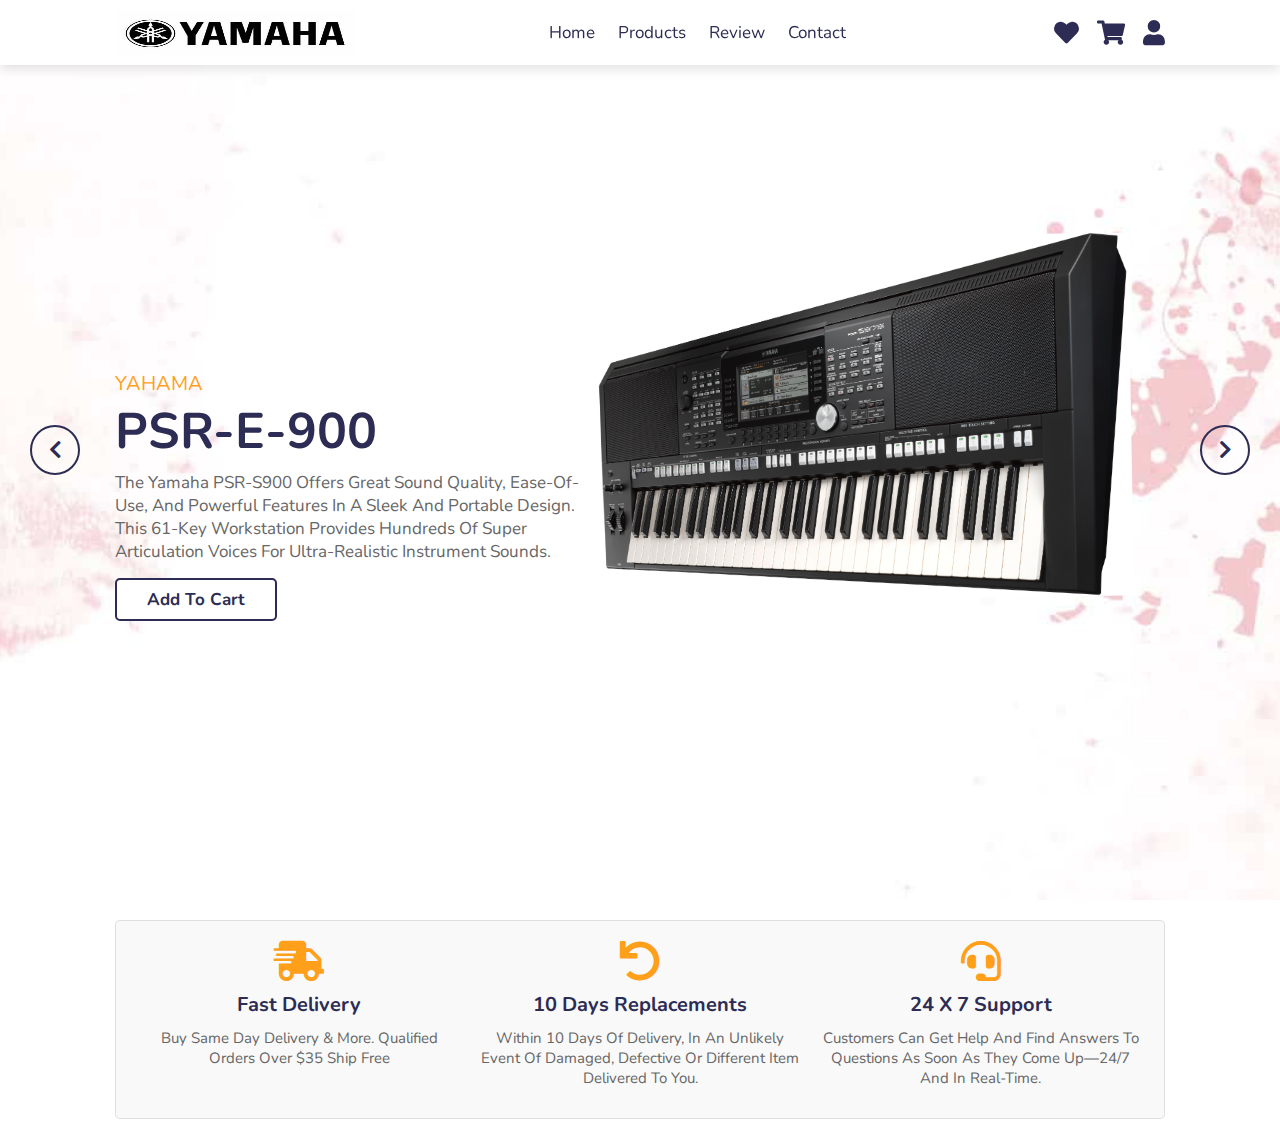
<file: index.html>
<!DOCTYPE html>
<html lang="en">

<head>
    <meta charset="UTF-8">
    <meta name="viewport" content="width=device-width, initial-scale=1.0">
    <title>complete responsive ecommerce website design tutorial</title>

    <!-- font awesome cdn link  -->
    <link rel="stylesheet" href="https://cdnjs.cloudflare.com/ajax/libs/font-awesome/5.15.3/css/all.min.css">

    <!-- custom css file link  -->
    <link rel="stylesheet" href="css/style.css">

</head>

<body>

    <!-- header section starts  -->

    <header>

        <div id="menu-bar" class="fas fa-bars"></div>

        <!-- <a href="#" class="logo">nike</a> -->
        <img src="images/yahama.jpeg" alt="" class="img1">

        <nav class="navbar">
            <a href="index.html">home</a>
            <a href="products.html">products</a>
            <!-- <a href="#featured">featured</a> -->
            <a href="review.html">review</a>
            <a href="contact.html">contact</a>

        </nav>

        <div class="icons">
            <a href="#" class="fas fa-heart"></a>
            <a href="#" class="fas fa-shopping-cart"></a>
            <a href="#" class="fas fa-user"></a>
        </div>

    </header>

    <!-- header section ends -->

    <!-- home section starts  -->

    <section class="home" id="home">

        <div class="slide-container active">
            <div class="slide">
                <div class="content">
                    <span>YAHAMA</span>
                    <h3>PSR-E-900</h3>
                    <p>The Yamaha PSR-S900 offers great sound quality, ease-of-use, and powerful features in a sleek and
                        portable design. This 61-key workstation provides hundreds of Super Articulation voices for
                        ultra-realistic instrument sounds. </p>
                    <a href="#" class="btn">add to cart</a>
                </div>
                <div class="image">
                    <img src="images/pi.jpg" class="piano" alt="">
                    <!-- <img src="images/R.png" class="text" alt=""> -->
                </div>
            </div>
        </div>

        <div class="slide-container">
            <div class="slide">
                <div class="content">
                    <span>YAHAMA</span>
                    <h3>High Quality Genos</h3>
                    <p>Welcome to the new world of Digital Workstations. Genos is the new benchmark in Digital
                        Workstation sound, design and user experience.Whether you are in a recording studio or on stage,
                        Genos will inspire and intensify your musical creation and performance.</p>
                    <a href="#" class="btn">add to cart</a>
                </div>
                <div class="image">
                    <img src="images/p1`.jpg" class="piano" alt="">
                    <!-- <img src="images/home-text-2.png" class="text" alt=""> -->
                </div>
            </div>
        </div>

        <div class="slide-container">
            <div class="slide">
                <div class="content">
                    <span>YAHAMA</span>
                    <h3>PSR-E-453</h3>
                    <p>61-key touch response keyboard with powerful on-board speakers and easy-to-use professional
                        features like assignable Live Control knobs, DJ pattern mode, and USB to Device connectivity.
                    </p>
                    <a href="#" class="btn">add to cart</a>
                </div>
                <div class="image">
                    <img src="images/piii.jpg" class="piano" alt="">
                    <!-- <img src="images/home-text-3.png" class="text" alt=""> -->
                </div>
            </div>
        </div>

        <div id="prev" class="fas fa-chevron-left" onclick="prev()"></div>
        <div id="next" class="fas fa-chevron-right" onclick="next()"></div>

    </section>

    <!-- home section ends -->

    <!-- service section starts  -->

    <section class="service">

        <div class="box-container">

            <div class="box">
                <i class="fas fa-shipping-fast"></i>
                <h3>fast delivery</h3>
                <p>Buy same day delivery & more. Qualified Orders Over $35 Ship Free</p>
            </div>

            <div class="box">
                <i class="fas fa-undo"></i>
                <h3>10 days replacements</h3>
                <p>Within 10 days of delivery, in an unlikely event of damaged, defective or different item delivered to
                    you.</p>
            </div>

            <div class="box">
                <i class="fas fa-headset"></i>
                <h3>24 x 7 support</h3>
                <p>customers can get help and find answers to questions as soon as they come up—24/7 and in real-time.
                </p>
            </div>

        </div>

    </section>




















    <!-- custom js file link  -->
    <script src="js/script.js"></script>

</body>

</html>
</file>
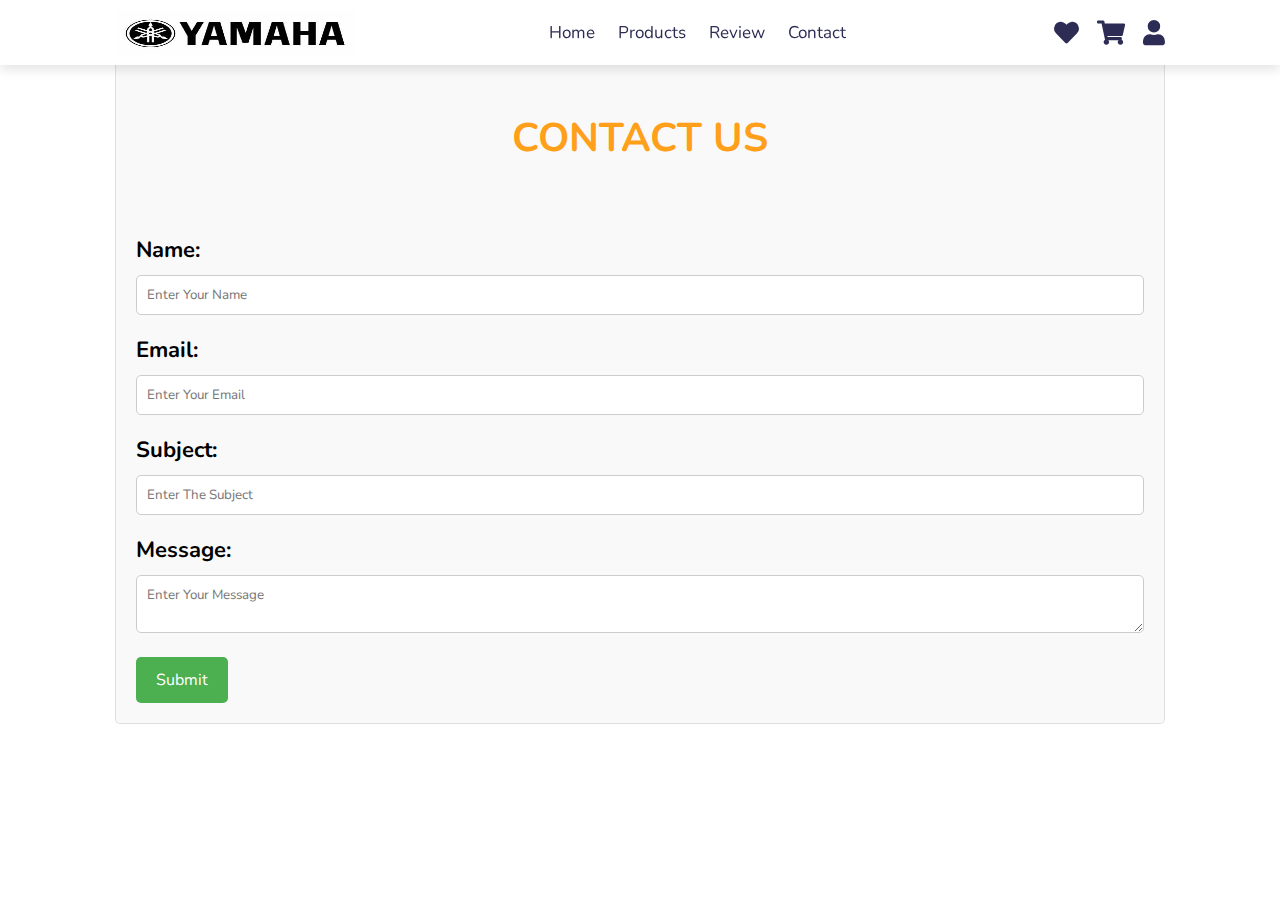
<file: contact.html>
<!DOCTYPE html>
<html lang="en">

<head>
    <meta charset="UTF-8">
    <meta http-equiv="X-UA-Compatible" content="IE=edge">
    <meta name="viewport" content="width=device-width, initial-scale=1.0">
    <title>Document</title>
    <!-- font awesome cdn link  -->
    <link rel="stylesheet" href="https://cdnjs.cloudflare.com/ajax/libs/font-awesome/5.15.3/css/all.min.css">

    <!-- custom css file link  -->
    <link rel="stylesheet" href="css/style.css">
</head>

<body>
    <header>

        <div id="menu-bar" class="fas fa-bars"></div>

        <!-- <a href="#" class="logo">nike</a> -->
        <img src="images/yahama.jpeg" alt="" class="img1">

        <nav class="navbar">
            <a href="index.html">home</a>
            <a href="products.html">products</a>
          
            <a href="review.html">review</a>
            <a href="contact.html">contact</a>
        </nav>

        <div class="icons">
            <a href="#" class="fas fa-heart"></a>
            <a href="#" class="fas fa-shopping-cart"></a>
            <a href="#" class="fas fa-user"></a>
        </div>
    </header>

    <section class="newsletter">

        <div class="content">
            
            <h1 class="heading"> <span>Contact Us</span> </h1>
            <form>
                <label for="name">Name:</label>
                <input type="text" id="name" name="name" placeholder="Enter your name">

                <label for="email">Email:</label>
                <input type="email" id="email" name="email" placeholder="Enter your email">

                <label for="subject">Subject:</label>
                <input type="text" id="subject" name="subject" placeholder="Enter the subject">

                <label for="message">Message:</label>
                <textarea id="message" name="message" placeholder="Enter your message"></textarea>

                <input type="submit" value="Submit">
            </form>
        </div>

    </section>
</body>

</html>
<script src="js/script.js"></script>
</file>
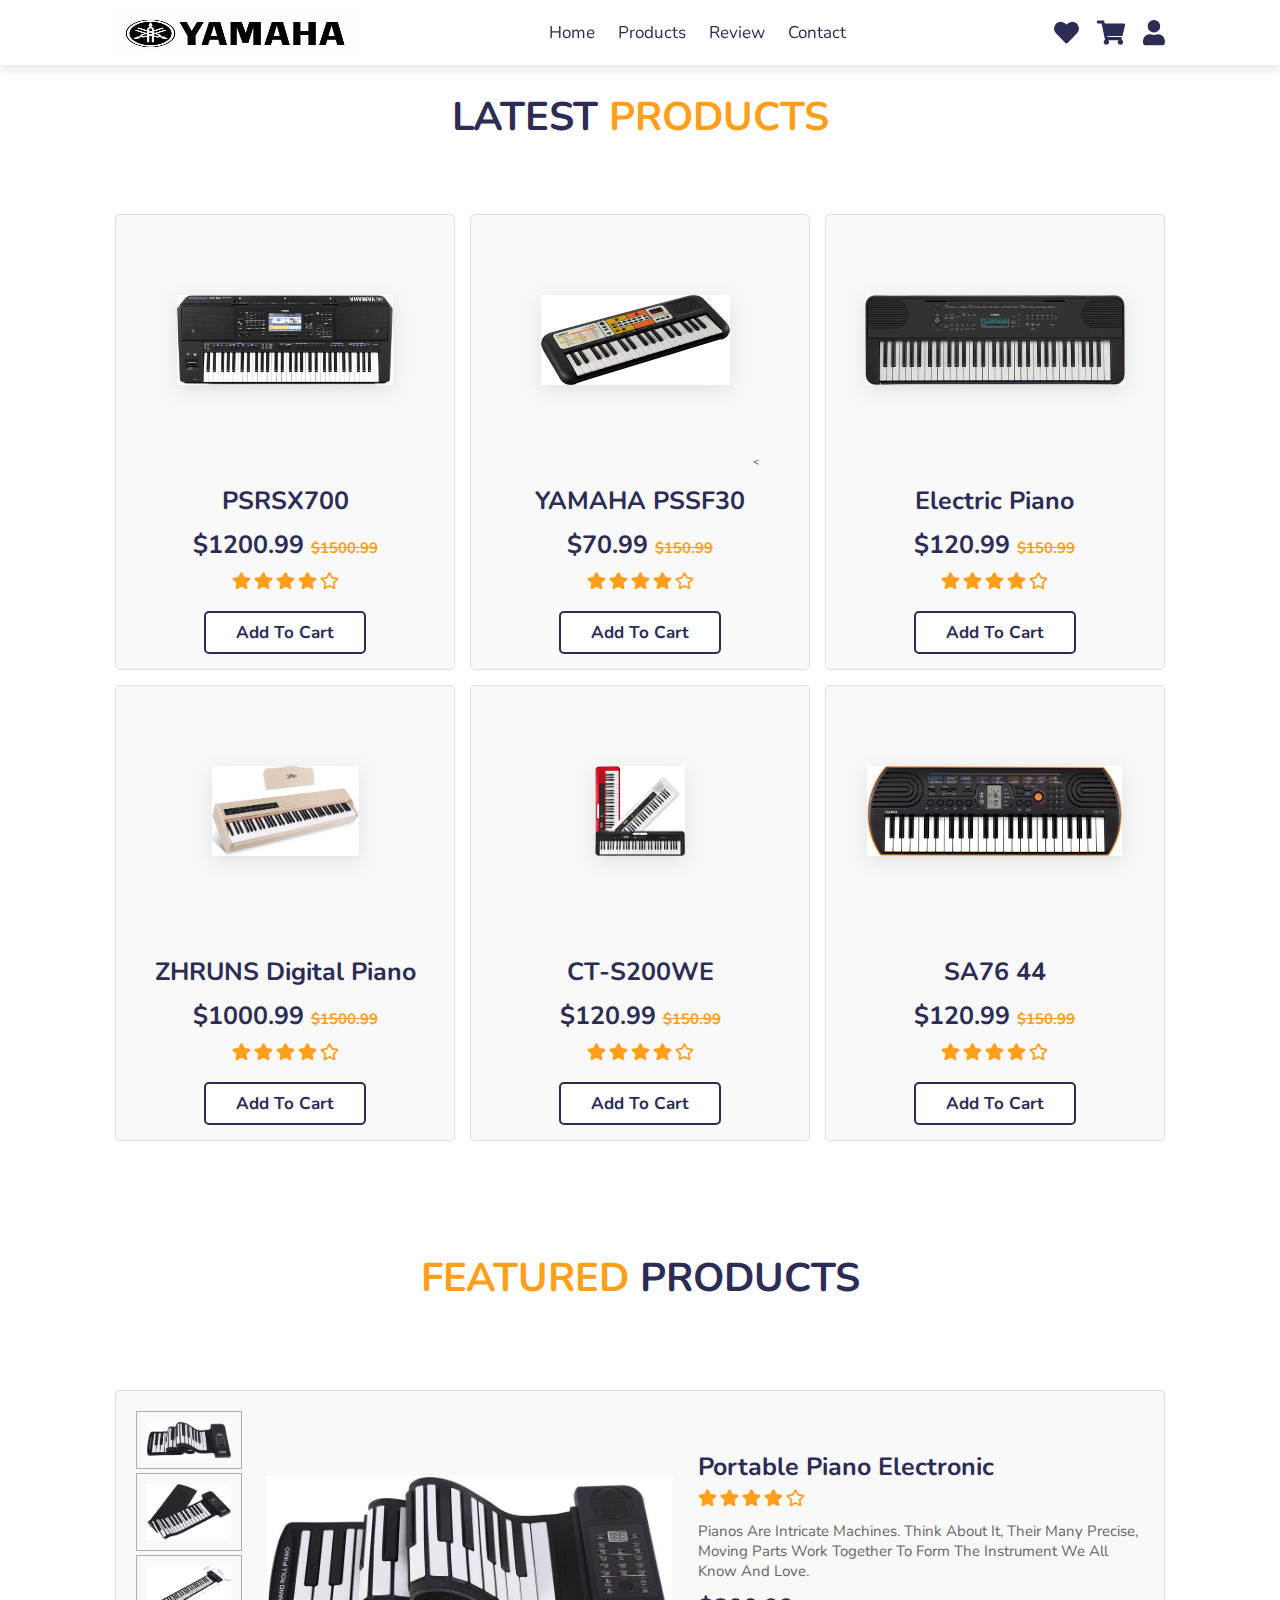
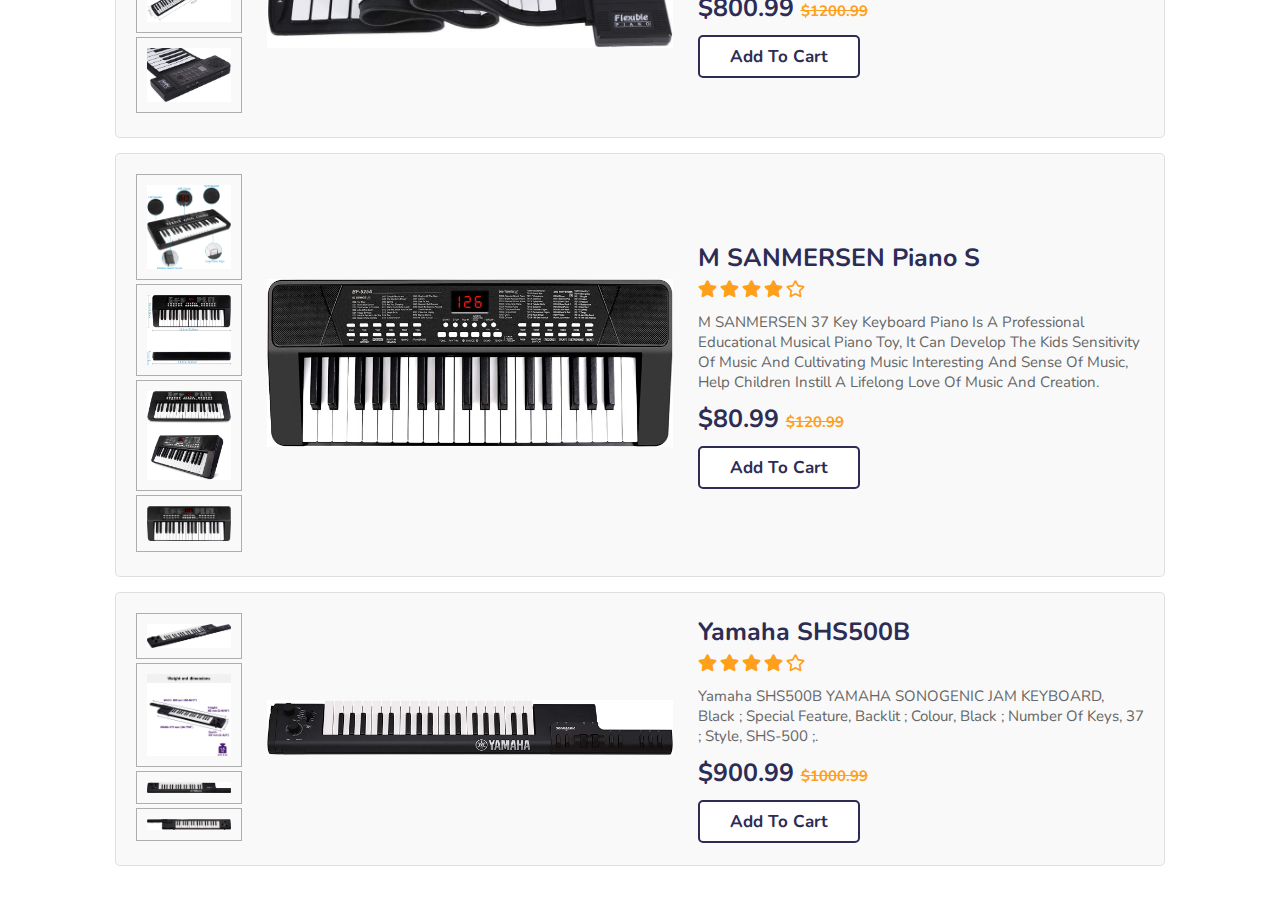
<file: products.html>
<!DOCTYPE html>
<html lang="en">

<head>
    <meta charset="UTF-8">
    <meta http-equiv="X-UA-Compatible" content="IE=edge">
    <meta name="viewport" content="width=device-width, initial-scale=1.0">
    <title>Document</title>
    <!-- font awesome cdn link  -->
    <link rel="stylesheet" href="https://cdnjs.cloudflare.com/ajax/libs/font-awesome/5.15.3/css/all.min.css">

    <!-- custom css file link  -->
    <link rel="stylesheet" href="css/style.css">
</head>

<body>
    <header>

        <div id="menu-bar" class="fas fa-bars"></div>

        <!-- <a href="#" class="logo">nike</a> -->
        <img src="images/yahama.jpeg" alt="" class="img1">

        <nav class="navbar">
            <a href="index.html">home</a>
            <a href="products.html">products</a>

            <a href="review.html">review</a>
            <a href="contact.html">contact</a>

        </nav>

        <div class="icons">
            <a href="#" class="fas fa-heart"></a>
            <a href="#" class="fas fa-shopping-cart"></a>
            <a href="#" class="fas fa-user"></a>
        </div>

    </header>

    <section class="products" id="products">

        <h1 class="heading"> latest <span>products</span> </h1>

        <div class="box-container">

            <div class="box">
                <div class="icons">
                    <a href="#" class="fas fa-heart"></a>
                    <a href="#" class="fas fa-share"></a>
                    <a href="#" class="fas fa-eye"></a>
                </div>
                <img src="images/yahama1.jpg" alt="">
                <div class="content">
                    <h3>PSRSX700 </h3>
                    <div class="price">$1200.99 <span>$1500.99</span></div>
                    <div class="stars">
                        <i class="fas fa-star"></i>
                        <i class="fas fa-star"></i>
                        <i class="fas fa-star"></i>
                        <i class="fas fa-star"></i>
                        <i class="far fa-star"></i>
                    </div>
                    <a href="#" class="btn">add to cart</a>
                </div>
            </div>

            <div class="box">
                <div class="icons">
                    <a href="#" class="fas fa-heart"></a>
                    <a href="#" class="fas fa-share"></a>
                    <a href="#" class="fas fa-eye"></a>
                </div>
                <img src="images/yahama6.jpg" alt="">
                <<div class="content">
                    <h3>YAMAHA PSSF30 </h3>
                    <div class="price">$70.99 <span>$150.99</span></div>
                    <div class="stars">
                        <i class="fas fa-star"></i>
                        <i class="fas fa-star"></i>
                        <i class="fas fa-star"></i>
                        <i class="fas fa-star"></i>
                        <i class="far fa-star"></i>
                    </div>
                    <a href="#" class="btn">add to cart</a>
            </div>
        </div>

        <div class="box">
            <div class="icons">
                <a href="#" class="fas fa-heart"></a>
                <a href="#" class="fas fa-share"></a>
                <a href="#" class="fas fa-eye"></a>
            </div>
            <img src="images/yahama4.jpg" alt="">
            <div class="content">
                <h3>Electric piano</h3>
                <div class="price">$120.99 <span>$150.99</span></div>
                <div class="stars">
                    <i class="fas fa-star"></i>
                    <i class="fas fa-star"></i>
                    <i class="fas fa-star"></i>
                    <i class="fas fa-star"></i>
                    <i class="far fa-star"></i>
                </div>
                <a href="#" class="btn">add to cart</a>
            </div>
        </div>

        <div class="box">
            <div class="icons">
                <a href="#" class="fas fa-heart"></a>
                <a href="#" class="fas fa-share"></a>
                <a href="#" class="fas fa-eye"></a>
            </div>
            <img src="images/Yahama5.jpg" alt="">
            <div class="content">
                <h3>ZHRUNS Digital Piano</h3>
                <div class="price">$1000.99 <span>$1500.99</span></div>
                <div class="stars">
                    <i class="fas fa-star"></i>
                    <i class="fas fa-star"></i>
                    <i class="fas fa-star"></i>
                    <i class="fas fa-star"></i>
                    <i class="far fa-star"></i>
                </div>
                <a href="#" class="btn">add to cart</a>
            </div>
        </div>

        <div class="box">
            <div class="icons">
                <a href="#" class="fas fa-heart"></a>
                <a href="#" class="fas fa-share"></a>
                <a href="#" class="fas fa-eye"></a>
            </div>
            <img src="images/yahama7.jpg" alt="">
            <div class="content">
                <h3>CT-S200WE</h3>
                <div class="price">$120.99 <span>$150.99</span></div>
                <div class="stars">
                    <i class="fas fa-star"></i>
                    <i class="fas fa-star"></i>
                    <i class="fas fa-star"></i>
                    <i class="fas fa-star"></i>
                    <i class="far fa-star"></i>
                </div>
                <a href="#" class="btn">add to cart</a>
            </div>
        </div>

        <div class="box">
            <div class="icons">
                <a href="#" class="fas fa-heart"></a>
                <a href="#" class="fas fa-share"></a>
                <a href="#" class="fas fa-eye"></a>
            </div>
            <img src="images/yahama8.jpg" alt="">
            <div class="content">
                <h3>SA76 44</h3>
                <div class="price">$120.99 <span>$150.99</span></div>
                <div class="stars">
                    <i class="fas fa-star"></i>
                    <i class="fas fa-star"></i>
                    <i class="fas fa-star"></i>
                    <i class="fas fa-star"></i>
                    <i class="far fa-star"></i>
                </div>
                <a href="#" class="btn">add to cart</a>
            </div>
        </div>

        </div>

    </section>

    <!-- products section ends -->

    <!-- featured section starts  -->

    <section class="featured" id="featured">

        <h1 class="heading"> <span>featured</span> products </h1>

        <div class="row">
            <div class="image-container">
                <div class="small-image">
                    <img src="images/y1.1.jpg" class="featured-image-1" alt="">
                    <img src="images/y1.2.jpg" class="featured-image-1" alt="">
                    <img src="images/y1.3.jpg" class="featured-image-1" alt="">
                    <img src="images/y1.4.jpg" class="featured-image-1" alt="">
                </div>
                <div class="big-image">
                    <img src="images/y1.1.jpg" class="big-image-1" alt="">
                </div>
            </div>
            <div class="content">
                <h3>Portable Piano Electronic</h3>
                <div class="stars">
                    <i class="fas fa-star"></i>
                    <i class="fas fa-star"></i>
                    <i class="fas fa-star"></i>
                    <i class="fas fa-star"></i>
                    <i class="far fa-star"></i>
                </div>
                <p>Pianos are intricate machines. Think about it, their many precise, moving parts work together to form
                    the instrument we all know and love.</p>
                <div class="price">$800.99 <span>$1200.99</span></div>
                <a href="#" class="btn">add to cart</a>
            </div>
        </div>

        <div class="row">
            <div class="image-container">
                <div class="small-image">
                    <img src="images/y2.2.jpg" class="featured-image-2" alt="">
                    <img src="images/y2.3.jpg" class="featured-image-2" alt="">
                    <img src="images/y2.4.jpg" class="featured-image-2" alt="">
                    <img src="images/y2.1.jpg" class="featured-image-2" alt="">
                </div>
                <div class="big-image">
                    <img src="images/y2.1.jpg" class="big-image-2" alt="">
                </div>
            </div>
            <div class="content">
                <h3>M SANMERSEN Piano s</h3>
                <div class="stars">
                    <i class="fas fa-star"></i>
                    <i class="fas fa-star"></i>
                    <i class="fas fa-star"></i>
                    <i class="fas fa-star"></i>
                    <i class="far fa-star"></i>
                </div>
                <p>M SANMERSEN 37 key keyboard piano is a professional educational musical piano toy, it can develop the
                    kids sensitivity of music and cultivating music interesting and sense of music, help children
                    instill a lifelong love of music and creation.</p>
                <div class="price">$80.99 <span>$120.99</span></div>
                <a href="#" class="btn">add to cart</a>
            </div>
        </div>

        <div class="row">
            <div class="image-container">
                <div class="small-image">
                    <img src="images/y3.3.jpg" class="featured-image-3" alt="">
                    <img src="images/y3.4.jpg" class="featured-image-3" alt="">
                    <img src="images/y3.1.jpg" class="featured-image-3" alt="">
                    <img src="images/y3.2.jpg" class="featured-image-3" alt="">
                </div>
                <div class="big-image">
                    <img src="images/y3.1.jpg" class="big-image-3" alt="">
                </div>
            </div>
            <div class="content">
                <h3>Yamaha SHS500B</h3>
                <div class="stars">
                    <i class="fas fa-star"></i>
                    <i class="fas fa-star"></i>
                    <i class="fas fa-star"></i>
                    <i class="fas fa-star"></i>
                    <i class="far fa-star"></i>
                </div>
                <p>Yamaha SHS500B YAMAHA SONOGENIC JAM KEYBOARD, Black ; Special feature, Backlit ; Colour, Black ;
                    Number of keys, 37 ; Style, SHS-500 ;.</p>
                <div class="price">$900.99 <span>$1000.99</span></div>
                <a href="#" class="btn">add to cart</a>
            </div>
        </div>

    </section>
</body>

</html>


<script src="js/script.js"></script>
</file>
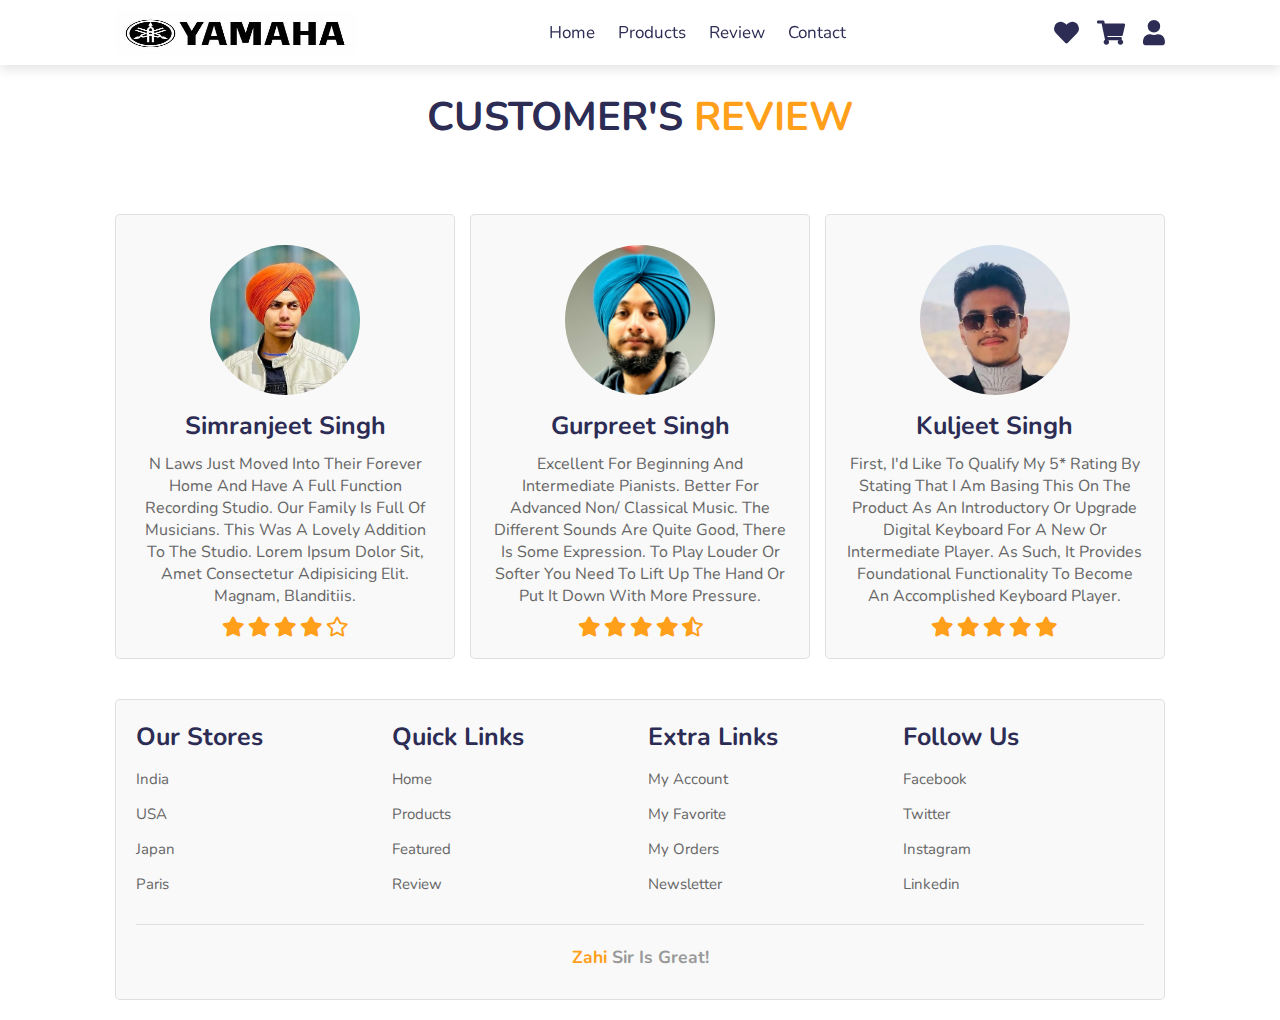
<file: review.html>
<!DOCTYPE html>
<html lang="en">
<head>
    <meta charset="UTF-8">
    <meta http-equiv="X-UA-Compatible" content="IE=edge">
    <meta name="viewport" content="width=device-width, initial-scale=1.0">
    <title>Document</title>
    <!-- font awesome cdn link  -->
    <link rel="stylesheet" href="https://cdnjs.cloudflare.com/ajax/libs/font-awesome/5.15.3/css/all.min.css">

    <!-- custom css file link  -->
    <link rel="stylesheet" href="css/style.css">
</head>
<body>
    <header>

        <div id="menu-bar" class="fas fa-bars"></div>
    
        <!-- <a href="#" class="logo">nike</a> -->
        <img src="images/yahama.jpeg" alt="" class="img1">
    
        <nav class="navbar">
            <a href="index.html">home</a>
            <a href="products.html">products</a>
            
            <a href="review.html">review</a>
            <a href="contact.html">contact</a>
        </nav>
    
        <div class="icons">
            <a href="#" class="fas fa-heart"></a>
            <a href="#" class="fas fa-shopping-cart"></a>
            <a href="#" class="fas fa-user"></a>
        </div>
    
    </header>
    <section class="review" id="review">

    <h1 class="heading"> customer's <span>review</span> </h1>

    <div class="box-container">

        <div class="box">
            <img src="images/s.jpeg" alt="">
            <h3>Simranjeet Singh</h3>
            <p>n laws just moved into their forever home and have a full function recording studio. Our family is full of musicians. This was a lovely addition to the studio. Lorem ipsum dolor sit, amet consectetur adipisicing elit. Magnam, blanditiis.</p>
            <div class="stars">
                <i class="fas fa-star"></i>
                <i class="fas fa-star"></i>
                <i class="fas fa-star"></i>
                <i class="fas fa-star"></i>
                <i class="far fa-star"></i>
            </div>
        </div>

        <div class="box">
            <img src="images/gg.jpeg" alt="">
            <h3>Gurpreet Singh</h3>
            <p>Excellent for beginning and intermediate pianists. Better for advanced non/ classical music. The different sounds are quite good, there is some expression. To play louder or softer you need to lift up the hand or put it down with more pressure.</p>
            <div class="stars">
                <i class="fas fa-star"></i>
                <i class="fas fa-star"></i>
                <i class="fas fa-star"></i>
                <i class="fas fa-star"></i>
                <i class="fas fa-star-half-alt"></i>
            </div>
        </div>

        <div class="box">
            <img src="images/k.jpeg" alt="">
            <h3>Kuljeet Singh</h3>
            <p>First, I'd like to qualify my 5* rating by stating that I am basing this on the product as an introductory or upgrade digital keyboard for a new or intermediate player. As such, it provides foundational functionality to become an accomplished keyboard player. 
              </p>
            <div class="stars">
                <i class="fas fa-star"></i>
                <i class="fas fa-star"></i>
                <i class="fas fa-star"></i>
                <i class="fas fa-star"></i>
                <i class="fas fa-star"></i>
            </div>
        </div>

    </div>

</section>
<!-- footer section  -->

<section class="footer">

    <div class="box-container">

        <div class="box">
            <h3>our stores</h3>
            <a href="#">india</a>
            <a href="#">USA</a>
            <a href="#">japan</a>
            <a href="#">paris</a>
        </div>

        <div class="box">
            <h3>quick links</h3>
            <a href="#">home</a>
            <a href="#">products</a>
            <a href="#">featured</a>
            <a href="#">review</a>
        </div>

        <div class="box">
            <h3>extra links</h3>
            <a href="#">my account</a>
            <a href="#">my favorite</a>
            <a href="#">my orders</a>
            <a href="#">newsletter</a>
        </div>

        <div class="box">
            <h3>follow us</h3>
            <a href="#">facebook</a>
            <a href="#">twitter</a>
            <a href="#">instagram</a>
            <a href="#">linkedin</a>
        </div>

        <div class="credit"><h3> <span> Zahi </span> sir is Great!</h3></div>

    </div>

</section>

</body>
</html>

<script src="js/script.js"></script>
</file>
<file: css/style.css>
@import url('https://fonts.googleapis.com/css2?family=Nunito:wght@200;300;400;600;700&display=swap');

:root{
  --black:#2c2c54;
  --orange:#ff9f1a;
}

*{
  font-family: 'Nunito', sans-serif;
  margin: 0; padding:0;
  box-sizing: border-box;
  outline: none; border:none;
  text-decoration: none;
  text-transform: capitalize;
  transition: all .2s linear;
}

html{
  font-size: 62.5%;
  overflow-x: hidden;
  scroll-padding-top:6rem;
  scroll-behavior: smooth;
}

section{
  padding:2rem 9%;
}

.heading{
  text-align: center;
  text-transform: uppercase;
  font-size: 4rem;
  color:var(--black);
  padding:7rem;
}

.heading span{
  text-transform: uppercase;
  color:var(--orange);
}
header .img1{
    height: 45px;
    width: 23%;
    
}

.btn{
  display: inline-block;
  margin-top: 1rem;
  border-radius: .5rem;
  border:.2rem solid var(--black);
  font-weight: bolder;
  font-size: 1.7rem;
  color:var(--black);
  cursor: pointer;
  background:#fff;
  padding:.8rem 3rem;
}

.btn:hover{
  background:var(--orange);
  color:#fff;
}

header{
  position: fixed;
  top:0; left:0; right:0;
  z-index: 1000;
  background:#fff;
  padding:1rem 9%;
  display: flex;
  align-items: center;
  justify-content: space-between;
  box-shadow: 0 .5rem 1rem rgba(0,0,0,.1);
}

header .logo{
  font-size: 2.5rem;
  color:var(--black);
}

header .navbar a{
  font-size: 1.7rem;
  color:var(--black);
  margin:0 1rem;
}

header .navbar a:hover{
  color:var(--orange);
}

header .icons a{
  font-size: 2.5rem;
  color:var(--black);
  margin-left:1.5rem;
}

header .icons a:hover{
  color:var(--orange);
}

#menu-bar{
  font-size: 2.5rem;
  padding: .5rem 1.5rem;
  border:.1rem solid var(--black);
  color:var(--black);
  border-radius: .3rem;
  cursor: pointer;
  display: none;
}

.home{
  padding:0;
  position:relative;
}

.home .slide-container .slide{
  min-height: 100vh;
  display: flex;
  align-items: center;
  flex-wrap: wrap;
  gap:1.5rem;
  padding:0 9%;
  padding-top: 9rem;
}

.home .slide-container .slide .content{
  flex:1 1 40rem;
  animation: slideContent .5s linear 1s backwards;
}

@keyframes slideContent{
  0%{
    opacity: 0;
    transform: translateX(-10rem);
  }
}

.home .slide-container .slide .image{
  flex:1 1 50rem;
  padding-bottom: 15rem;
  position: relative;
  z-index: 0;
}

.home .slide-container .slide .image .piano{
  width:94%;
  transform: rotate(-1deg);
  animation:shoe .6s linear;
}

@keyframes shoe{
  0%{
    transform: rotate(0deg) scale(.5);
  }
}

.home .slide-container .slide .image .text{
  position: absolute;
  top:0; left:0;
  z-index: -1;
  animation:shoeText .5s linear .5s backwards;
}

@keyframes shoeText{
  0%{
    opacity: 0;
    top:-10rem;
  }
}

.home .slide-container .slide .content span{
  font-size: 2rem;
  color:var(--orange);
}

.home .slide-container .slide .content h3{
  font-size: 5rem;
  color:var(--black);
}

.home .slide-container .slide .content p{
  font-size: 1.7rem;
  color:#666;
  padding:.5rem 0;
}

.home .slide-container:nth-child(1) .slide{
  background:url(../images/home-bg-1.jpg) no-repeat;
  background-size: cover;
  background-position: center;
}

.home .slide-container:nth-child(2) .slide{
  background:url(../images/home-bg-2.jpg) no-repeat;
  background-size: cover;
  background-position: center;
}

.home .slide-container:nth-child(3) .slide{
  background:url(../images/home-bg-3.jpg) no-repeat;
  background-size: cover;
  background-position: center;
}

.home .slide-container{
  display: none;
}

.home .slide-container.active{
  display: block;
}

.home #prev,
.home #next{
  position: absolute;
  top:50%; 
  transform:translateY(-50%);
  border-radius: 50%;
  z-index: 100;
  height:5rem;
  width:5rem;
  line-height: 4.5rem;
  font-size: 2rem;
  color:var(--black);
  border:.2rem solid var(--black);
  cursor: pointer;
  text-align: center;
}

.home #prev:hover,
.home #next:hover{
  color:#fff;
  background:var(--orange);
}

.home #prev{
  left:3rem;
}

.home #next{
  right:3rem;
}

.service .box-container{
  display: flex;
  flex-wrap: wrap;
  gap:1.5rem;
  background:#f9f9f9;
  border:.1rem solid rgba(0,0,0,.1);
  border-radius: .5rem;
  padding:2rem;
}

.service .box-container .box{
  text-align: center;
  flex:1 1 30rem
}

.service .box-container .box i{
  font-size: 4rem;
  color:var(--orange);
}

.service .box-container .box h3{
  font-size: 2rem;
  color:var(--black);
  padding-top: 1rem;
}

.service .box-container .box p{
  font-size: 1.5rem;
  color:#666;
  padding:1rem 0;
}

.products .box-container{
  display: flex;
  flex-wrap: wrap;
  gap:1.5rem;
}

.products .box-container .box{
  border:.1rem solid rgba(0,0,0,.1);
  border-radius: .5rem;
  text-align: center;
  position: relative;
  overflow: hidden;
  background:#f9f9f9;
  flex:1 1 30rem;
}

.products .box-container .box .content{
  padding:1.5rem;
}

.products .box-container .box img{
  height:9rem;
  transform: rotate(0deg);
  filter:drop-shadow(0 .5rem 1rem rgba(0,0,0,.1));
  margin:8rem 2rem;
}

.products .box-container .box:hover img{
  /* transform: rotate(0deg) scale(0); */
}

.products .box-container .box .icons{
  display: flex;
  flex-flow: column;
  position: absolute;
  top:.5rem; left:-10rem;
}

.products .box-container .box:hover .icons{
  left:1rem;
}

.products .box-container .box .icons a{
  height:4.5rem;
  width:5rem;
  line-height: 4.5rem;
  font-size: 2rem;
  color:var(--black);
  border:.1rem solid var(--black);
  border-radius: .5rem;
  background:#fff;
  margin-top: .5rem;
}

.products .box-container .box .icons a:hover{
  background:var(--orange);
  color:#fff;
}

.products .box-container .box .content h3{
  color:var(--black);
  font-size: 2.5rem;
}

.products .box-container .box .content .price{
  color:var(--black);
  font-size: 2.5rem;
  font-weight: bolder;
  padding:1rem 0;
}

.products .box-container .box .content .price span{
  color:var(--orange);
  font-size: 1.5rem;
  text-decoration: line-through;
}

.products .box-container .box .content .stars{
  padding-bottom: 1rem;
}

.products .box-container .box .content .stars i{
  font-size: 1.7rem;
  color:var(--orange);
}

.featured .row{
  display: flex;
  flex-wrap: wrap;
  gap:1.5rem;
  border:.1rem solid rgba(0,0,0,.1);
  border-radius: .5rem;
  background:#f9f9f9;
  padding:2rem;
  align-items: center;
  margin:1.5rem 0;
}

.featured .row .content{
  flex:1 1 40rem;
}

.featured .row .image-container{
  display:flex;
  gap:1.5rem;
  align-items: center;
  flex:1 1 50rem;
}

.featured .row .image-container .small-image{
  width:20%;
}

.featured .row .image-container .big-image{
  width:80%;
  padding:1rem;
}

.featured .row .image-container .small-image img{
  width:100%;
  padding:1rem;
  border:.1rem solid rgba(0,0,0,.3);
  cursor: pointer;
}

.featured .row .image-container .small-image img:hover{
  background:#ccc;
}

.featured .row .image-container .big-image img{
  width:100%;
}

.featured .row .image-container .big-image img:hover{
  transform: scale(1.05);
}

.featured .row .content h3{
  font-size: 2.5rem;
  color:var(--black);
}

.featured .row .content .stars i{
  font-size: 1.7rem;
  color:var(--orange);
  padding:.5rem 0;
}

.featured .row .content p{
  font-size: 1.5rem;
  color:#666;
  padding:1rem 0;
}

.featured .row .content .price{
  font-size: 2.5rem;
  color:var(--black);
  font-weight: bolder;
}

.featured .row .content .price span{
  font-size: 1.5rem;
  color:var(--orange);
  text-decoration: line-through;
}

.review .box-container{
  display: flex;
  flex-wrap: wrap;
  gap:1.5rem;
}

.review .box-container .box{
  flex:1 1 30rem;
  text-align: center;
  border:.1rem solid rgba(0,0,0,.1);
  border-radius: .5rem;
  background:#f9f9f9;
  padding:2rem;
}

.review .box-container .box img{
  border-radius: 50%;
  object-fit: cover;
  height:15rem;
  width:15rem;
  margin:1rem 0;
}

.review .box-container .box h3{
  font-size: 2.5rem;
  color:var(--black);
}

.review .box-container .box p{
  font-size: 1.6rem;
  color:#666;
  padding:1rem 0;
}

.review .box-container .box .stars i{
  color:var(--orange);
  font-size: 2rem;
}

/* .newsletter{
  padding-top: .5rem;
  padding-bottom: .5rem;
}

.newsletter .content{
  text-align: center;
  border:.1rem solid rgba(0,0,0,.1);
  border-radius: .5rem;
  background:#f9f9f9;
  padding:2rem;
}

.newsletter .content h3{
  font-size: 2.5rem;
  color:var(--black);
}

.newsletter .content p{
  font-size: 1.5rem;
  color:#666;
  margin:1rem auto;
  max-width: 60rem;
}

.newsletter .content form{
  margin:1rem auto;
  max-width: 50rem;
  display: flex;
}
.newsletter .content form .box1{
  width:100%;
  font-size: 1.7rem;
  text-transform: none;
  color:#333;
  padding:1rem;
  border:.2rem solid var(--black);
  border-right: none;
  margin-top: 1rem;
}
.newsletter .content form .box{
  width:100%;
  font-size: 1.7rem;
  text-transform: none;
  color:#333;
  padding:1rem;
  border:.2rem solid var(--black);
  border-right: none;
  margin-top: 1rem;
}

.newsletter .content form .btn{
  border-radius: 0;
} */
/* Selector for all labels */
.newsletter .content{
  /* text-align: center; */
  border:.1rem solid rgba(0,0,0,.1);
  border-radius: .5rem;
  background:#f9f9f9;
  padding:2rem;
}

label {
  display: block;
  margin-bottom: 10px;
  font-weight: bold;
  font-size: 22px;
}

/* Selector for all input fields */
input[type="text"], input[type="email"], textarea {
  width: 100%;
  padding: 10px;
  border: 1px solid #ccc;
  border-radius: 5px;
  margin-bottom: 20px;
  box-sizing: border-box;
}

/* Selector for submit button */
input[type="submit"] {
  background-color: #4CAF50;
  color: white;
  padding: 12px 20px;
  border: none;
  border-radius: 5px;
  cursor: pointer;
  font-size: 16px;
}

/* Selector for submit button when hovered over */
input[type="submit"]:hover {
  background-color: #45a049;
}

.footer .box-container{
  border:.1rem solid rgba(0,0,0,.1);
  border-radius: .5rem;
  background:#f9f9f9;
  padding:2rem;
  display: flex;
  flex-wrap: wrap;
  gap:1.5rem;
}

.footer .box-container .box{
  flex:1 1 20rem;
}

.footer .box-container .box h3{
  color:var(--black);
  font-size: 2.5rem;
  padding-bottom: 1.5rem;
}

.footer .box-container .box a{
  color:#666;
  font-size: 1.5rem;
  padding-bottom: 1.5rem;
  display: block;
}

.footer .box-container .box a:hover{
  color:var(--orange);
}

.footer .box-container .credit{
  text-align: center;
  width:100%;
  border-top: .1rem solid rgba(0,0,0,.1);
  font-size: 1.5rem;
  padding:1rem;
  padding-top: 2rem;
  color:#999;
}

.footer .box-container .credit span{
  color:var(--orange);
}














/* media queries  */

@media (max-width:991px){

  html{
    font-size: 55%;
  }

  header{
    padding:2rem;
  }

  section{
    padding:2rem;
  }

}

@media (max-width:768px){

  #menu-bar{
    display: block;
  }

  header .navbar{
    position: absolute;
    top:100%; left:-120%;
    width:100%;
    background:#eee;
    border-top: .1rem solid rgba(0,0,0,.1);
  }

  header .navbar.active{
    left:0;
  }

  header .navbar a{
    font-size: 2rem;
    background:#fff;
    border:.1rem solid var(--black);
    border-radius: .5rem;
    padding:1.5rem;
    margin:1.5rem;
    display: block;
    text-align: center;
  }

  .home .slide-container .slide .image .text{
    width:60%;
  }

  .home #prev,
  .home #next{
    top:85%;
  }

}

@media (max-width:400px){

  html{
    font-size: 50%;
  }

  .home .slide-container .slide .image{
    padding-bottom: 6rem;
  }

  .heading{
    font-size: 3rem;
  }

}
</file>
